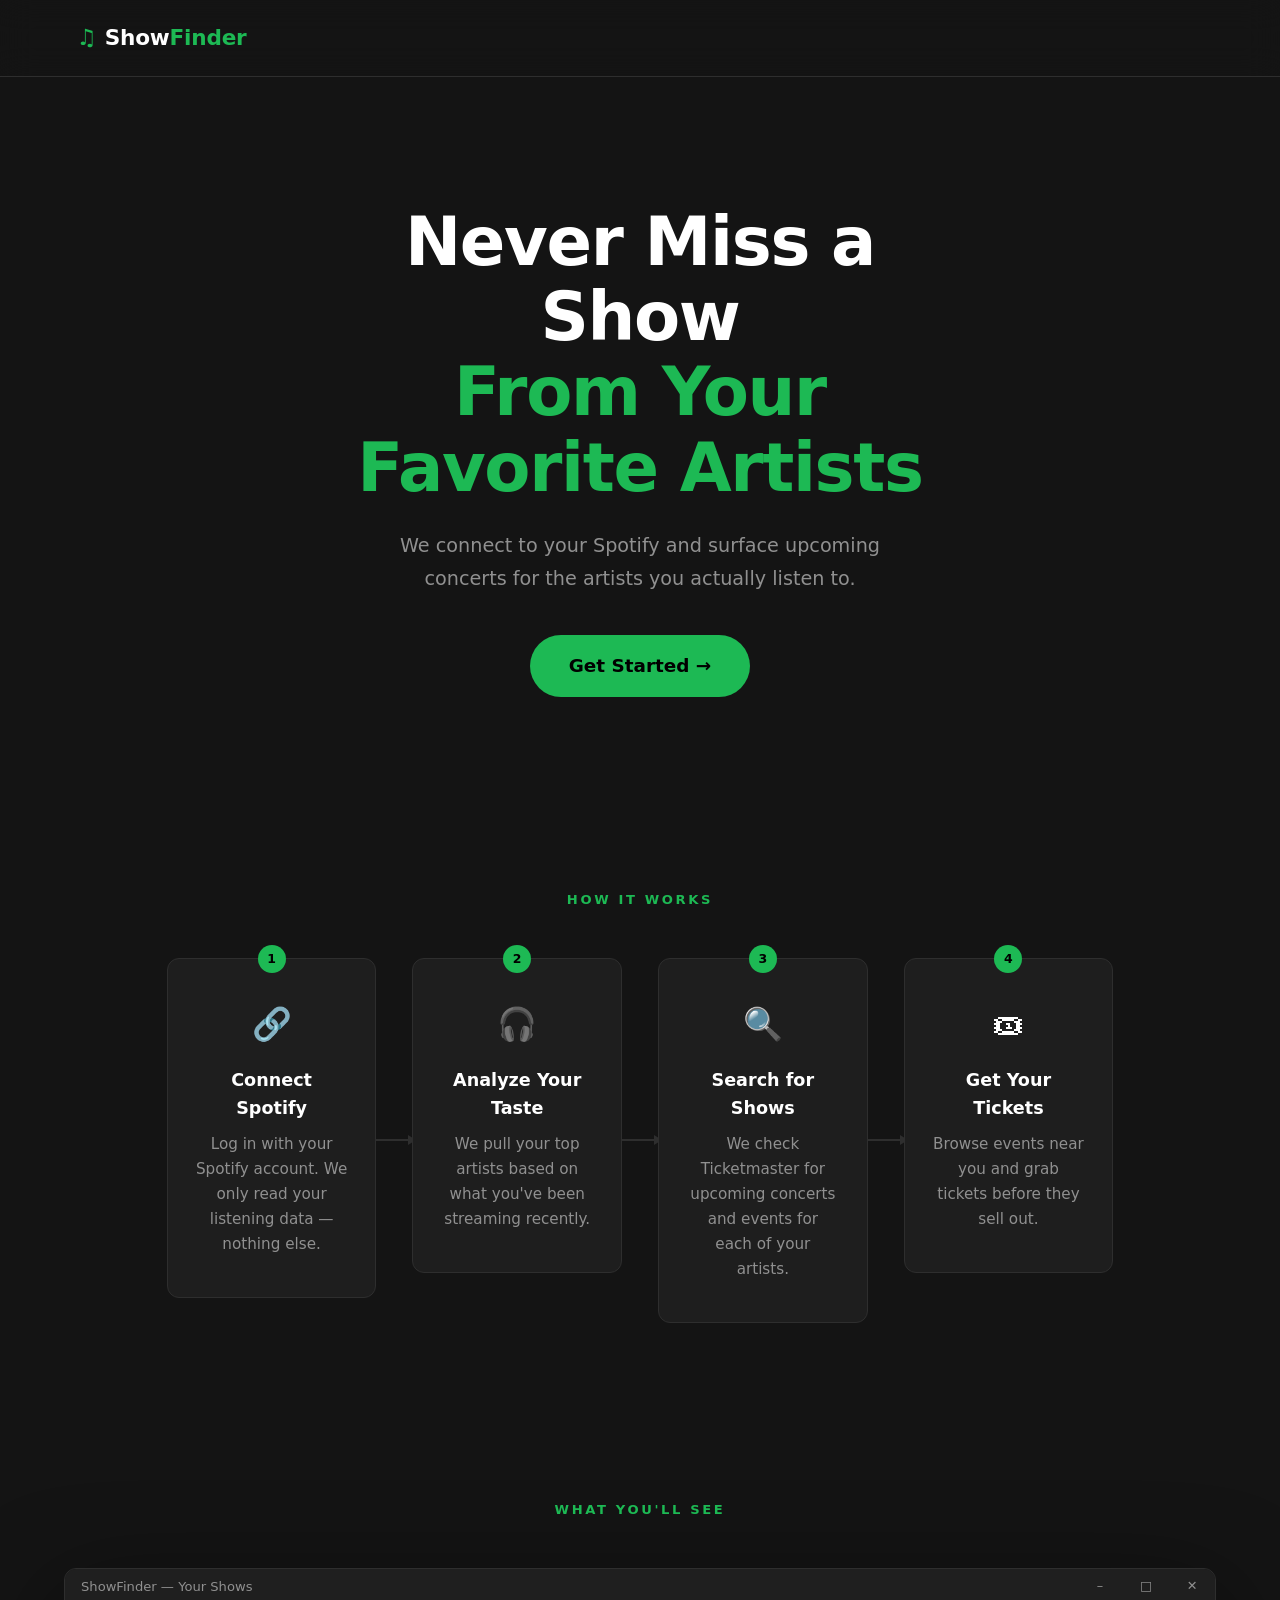
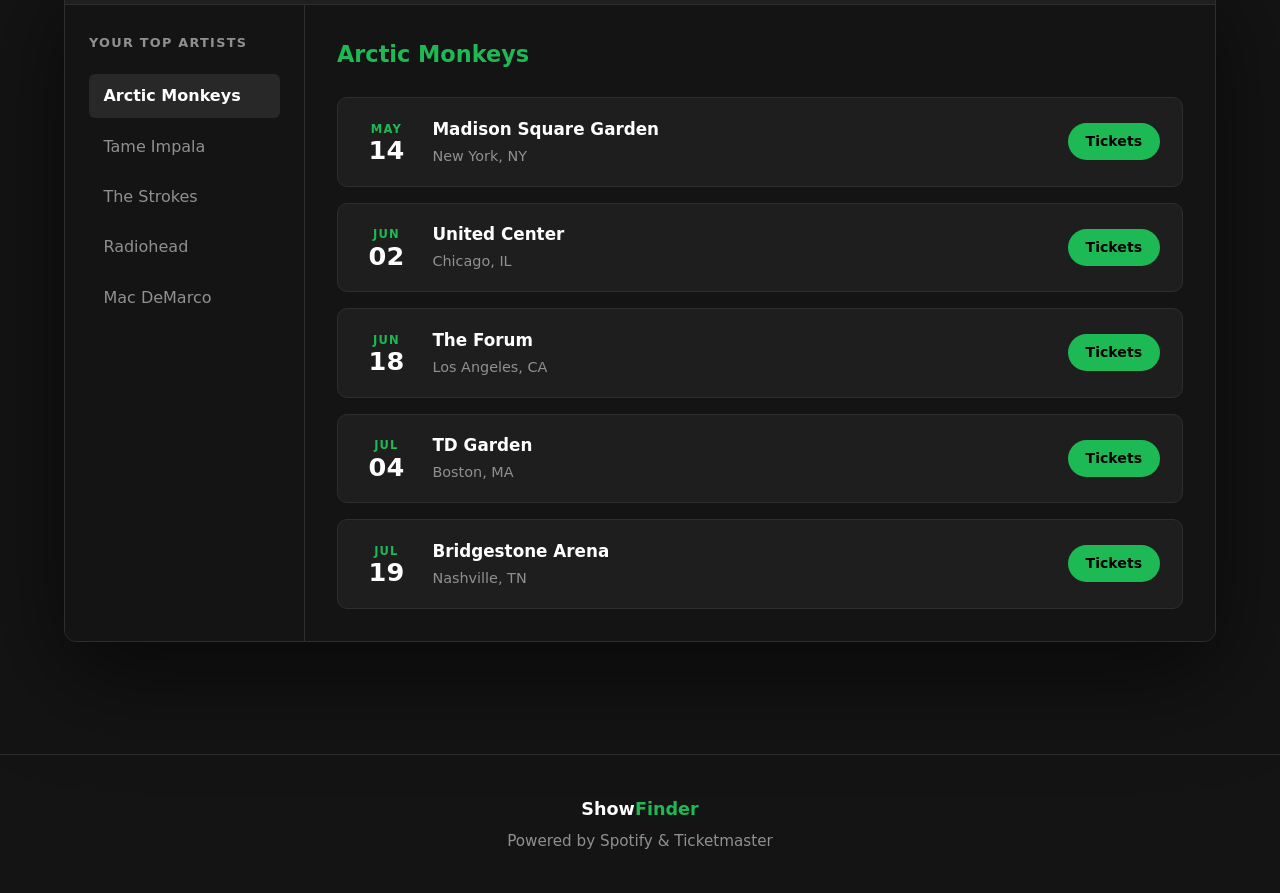
<file: templates/index.html>
<!DOCTYPE html>
<html lang="en">
<head>
    <meta charset="UTF-8">
    <meta name="viewport" content="width=device-width, initial-scale=1.0">
    <title>Show Finder</title>
    <link rel="stylesheet" href="/static/style.css">
</head>
<body>

    <!-- HEADER -->
    <header class="header">
        <div class="logo">
            <span class="logo-icon">&#9835;</span>
            <span class="logo-text">Show<span class="accent">Finder</span></span>
        </div>
    </header>

    <!-- HERO -->
    <section class="hero">
        <h1 class="hero-title">Never Miss a Show<br><span class="accent">From Your Favorite Artists</span></h1>
        <p class="hero-sub">We connect to your Spotify and surface upcoming concerts for the artists you actually listen to.</p>
        <a href="/login" class="btn-primary btn-large">Get Started &rarr;</a>
    </section>

    <!-- STEPS -->
    <section class="steps-section">
        <h2 class="section-label">How It Works</h2>
        <div class="steps">

            <div class="step">
                <div class="step-number">1</div>
                <div class="step-icon">&#128279;</div>
                <h3>Connect Spotify</h3>
                <p>Log in with your Spotify account. We only read your listening data — nothing else.</p>
            </div>

            <div class="step-divider"></div>

            <div class="step">
                <div class="step-number">2</div>
                <div class="step-icon">&#127911;</div>
                <h3>Analyze Your Taste</h3>
                <p>We pull your top artists based on what you've been streaming recently.</p>
            </div>

            <div class="step-divider"></div>

            <div class="step">
                <div class="step-number">3</div>
                <div class="step-icon">&#128269;</div>
                <h3>Search for Shows</h3>
                <p>We check Ticketmaster for upcoming concerts and events for each of your artists.</p>
            </div>

            <div class="step-divider"></div>

            <div class="step">
                <div class="step-number">4</div>
                <div class="step-icon">&#127903;</div>
                <h3>Get Your Tickets</h3>
                <p>Browse events near you and grab tickets before they sell out.</p>
            </div>

        </div>
    </section>

    <!-- PREVIEW VISUAL -->
    <section class="preview-section">
        <h2 class="section-label">What You'll See</h2>
        <div class="preview-window">
            <div class="preview-bar">
                <span class="preview-title">ShowFinder &mdash; Your Shows</span>
                <div class="win-controls">
                    <span class="win-btn win-min">&#8211;</span>
                    <span class="win-btn win-max">&#9633;</span>
                    <span class="win-btn win-close">&#10005;</span>
                </div>
            </div>
            <div class="preview-body">
                <div class="preview-sidebar">
                    <p class="preview-sidebar-title">Your Top Artists</p>
                    <ul class="artist-list">
                        <li class="artist-item active">Arctic Monkeys</li>
                        <li class="artist-item">Tame Impala</li>
                        <li class="artist-item">The Strokes</li>
                        <li class="artist-item">Radiohead</li>
                        <li class="artist-item">Mac DeMarco</li>
                    </ul>
                </div>
                <div class="preview-main">
                    <p class="preview-artist-name">Arctic Monkeys</p>
                    <div class="concert-cards">
                        <div class="concert-card">
                            <div class="concert-date">
                                <span class="date-month">MAY</span>
                                <span class="date-day">14</span>
                            </div>
                            <div class="concert-info">
                                <p class="concert-venue">Madison Square Garden</p>
                                <p class="concert-location">New York, NY</p>
                            </div>
                            <a class="concert-btn">Tickets</a>
                        </div>
                        <div class="concert-card">
                            <div class="concert-date">
                                <span class="date-month">JUN</span>
                                <span class="date-day">02</span>
                            </div>
                            <div class="concert-info">
                                <p class="concert-venue">United Center</p>
                                <p class="concert-location">Chicago, IL</p>
                            </div>
                            <a class="concert-btn">Tickets</a>
                        </div>
                        <div class="concert-card">
                            <div class="concert-date">
                                <span class="date-month">JUN</span>
                                <span class="date-day">18</span>
                            </div>
                            <div class="concert-info">
                                <p class="concert-venue">The Forum</p>
                                <p class="concert-location">Los Angeles, CA</p>
                            </div>
                            <a class="concert-btn">Tickets</a>
                        </div>
                        <div class="concert-card">
                            <div class="concert-date">
                                <span class="date-month">JUL</span>
                                <span class="date-day">04</span>
                            </div>
                            <div class="concert-info">
                                <p class="concert-venue">TD Garden</p>
                                <p class="concert-location">Boston, MA</p>
                            </div>
                            <a class="concert-btn">Tickets</a>
                        </div>
                        <div class="concert-card">
                            <div class="concert-date">
                                <span class="date-month">JUL</span>
                                <span class="date-day">19</span>
                            </div>
                            <div class="concert-info">
                                <p class="concert-venue">Bridgestone Arena</p>
                                <p class="concert-location">Nashville, TN</p>
                            </div>
                            <a class="concert-btn">Tickets</a>
                        </div>
                    </div>
                </div>
            </div>
        </div>
    </section>

    <!-- FOOTER -->
    <footer class="footer">
        <span class="logo-text">Show<span class="accent">Finder</span></span>
        <p>Powered by Spotify &amp; Ticketmaster</p>
    </footer>

    <script src="/static/main.js"></script>
</body>
</html>
</file>
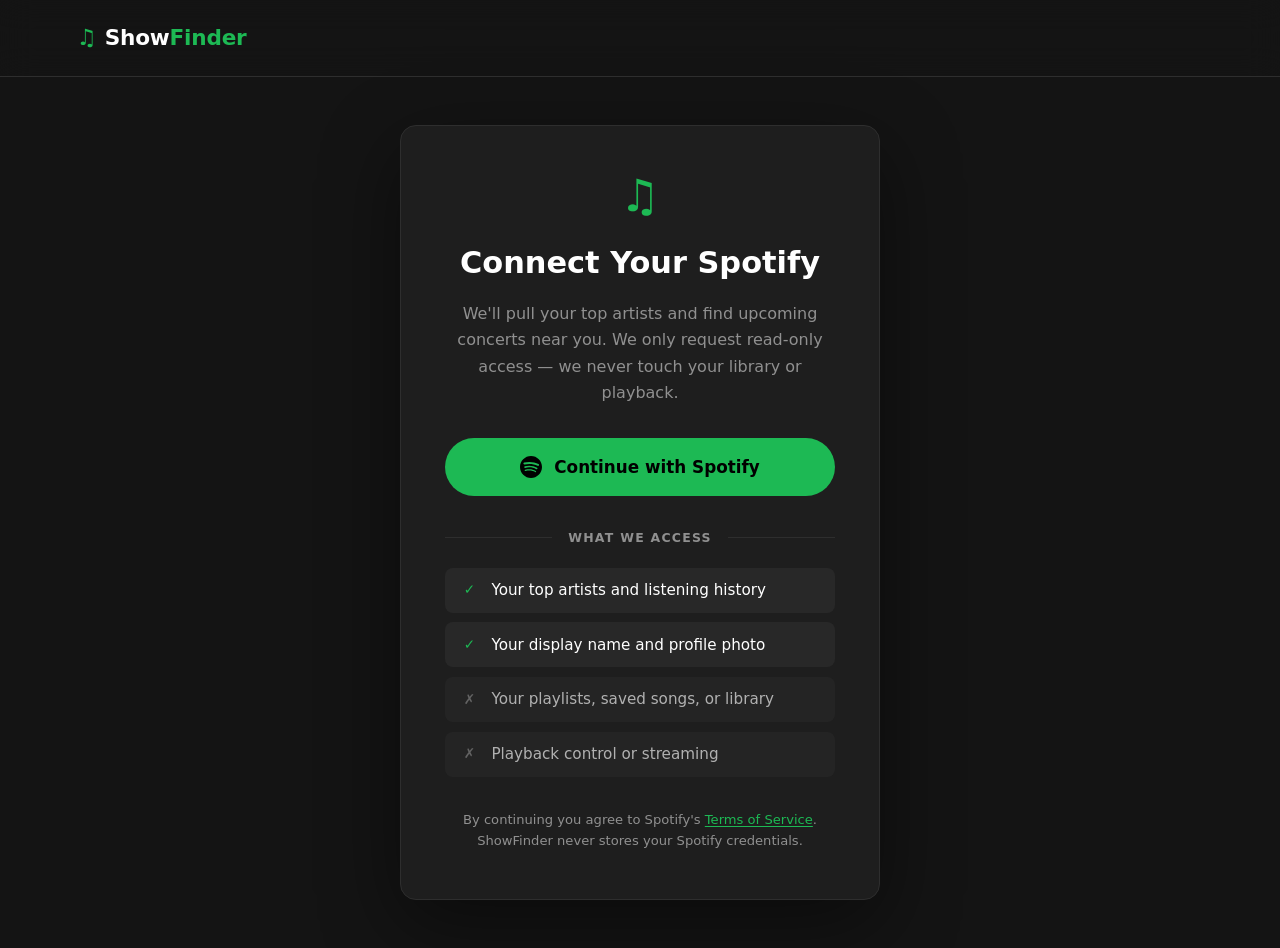
<file: templates/login.html>
<!DOCTYPE html>
<html lang="en">
<head>
    <meta charset="UTF-8">
    <meta name="viewport" content="width=device-width, initial-scale=1.0">
    <title>Login &mdash; ShowFinder</title>
    <link rel="stylesheet" href="/static/style.css">
    <link rel="stylesheet" href="/static/login.css">
</head>
<body class="login-page">

    <!-- HEADER -->
    <header class="header">
        <a href="/" class="logo">
            <span class="logo-icon">&#9835;</span>
            <span class="logo-text">Show<span class="accent">Finder</span></span>
        </a>
    </header>

    <!-- LOGIN CARD -->
    <main class="login-main">
        <div class="login-card">

            <div class="login-icon">&#9835;</div>
            <h1 class="login-title">Connect Your Spotify</h1>
            <p class="login-sub">
                We'll pull your top artists and find upcoming concerts near you.
                We only request read-only access — we never touch your library or playback.
            </p>

            <a href="/auth/spotify" class="btn-spotify">
                <svg class="spotify-logo" viewBox="0 0 24 24" xmlns="http://www.w3.org/2000/svg">
                    <path d="M12 0C5.4 0 0 5.4 0 12s5.4 12 12 12 12-5.4 12-12S18.66 0 12 0zm5.521 17.34c-.24.359-.66.48-1.021.24-2.82-1.74-6.36-2.101-10.561-1.141-.418.122-.779-.179-.899-.539-.12-.421.18-.78.54-.9 4.56-1.021 8.52-.6 11.64 1.32.42.18.479.659.301 1.02zm1.44-3.3c-.301.42-.841.6-1.262.3-3.239-1.98-8.159-2.58-11.939-1.38-.479.12-1.02-.12-1.14-.6-.12-.48.12-1.021.6-1.141C9.6 9.9 15 10.561 18.72 12.84c.361.181.54.78.241 1.2zm.12-3.36C15.24 8.4 8.82 8.16 5.16 9.301c-.6.179-1.2-.181-1.38-.721-.18-.601.18-1.2.72-1.381 4.26-1.26 11.28-1.02 15.721 1.621.539.3.719 1.02.419 1.56-.299.421-1.02.599-1.559.3z"/>
                </svg>
                Continue with Spotify
            </a>

            <div class="login-divider">
                <span>What we access</span>
            </div>

            <ul class="permission-list">
                <li class="permission-item permission-allow">
                    <span class="perm-icon">&#10003;</span>
                    <span>Your top artists and listening history</span>
                </li>
                <li class="permission-item permission-allow">
                    <span class="perm-icon">&#10003;</span>
                    <span>Your display name and profile photo</span>
                </li>
                <li class="permission-item permission-deny">
                    <span class="perm-icon">&#10007;</span>
                    <span>Your playlists, saved songs, or library</span>
                </li>
                <li class="permission-item permission-deny">
                    <span class="perm-icon">&#10007;</span>
                    <span>Playback control or streaming</span>
                </li>
            </ul>

            <p class="login-fine-print">
                By continuing you agree to Spotify's
                <a href="https://www.spotify.com/legal/end-user-agreement/" target="_blank" rel="noopener">Terms of Service</a>.
                ShowFinder never stores your Spotify credentials.
            </p>

        </div>
    </main>

    <script src="/static/main.js"></script>
</body>
</html>
</file>
<file: static/style.css>
/* =====================
   Variables & Reset
   ===================== */
:root {
    --bg:        #141414;
    --surface:   #1e1e1e;
    --surface-2: #282828;
    --green:     #1DB954;
    --green-dim: #17933f;
    --text:      #ffffff;
    --muted:     #909090;
    --border:    #2e2e2e;
    --radius:    12px;
}

*, *::before, *::after {
    box-sizing: border-box;
    margin: 0;
    padding: 0;
}

html { scroll-behavior: smooth; }

body {
    background-color: var(--bg);
    color: var(--text);
    font-family: 'Segoe UI', system-ui, -apple-system, sans-serif;
    line-height: 1.6;
}

a {
    text-decoration: none;
    color: inherit;
}

/* =====================
   Shared
   ===================== */
.accent { color: var(--green); }

.btn-primary {
    display: inline-block;
    background: var(--green);
    color: #000;
    font-weight: 700;
    font-size: 1rem;
    padding: 0.7rem 1.6rem;
    border-radius: 50px;
    transition: background 0.2s, transform 0.1s;
}
.btn-primary:hover {
    background: #1ed760;
    transform: translateY(-1px);
}
.btn-large {
    font-size: 1.15rem;
    padding: 1rem 2.4rem;
}

.section-label {
    text-align: center;
    font-size: 0.82rem;
    font-weight: 700;
    letter-spacing: 0.2em;
    text-transform: uppercase;
    color: var(--green);
    margin-bottom: 3rem;
}

/* =====================
   Header
   ===================== */
.header {
    display: flex;
    align-items: center;
    justify-content: space-between;
    padding: 1.25rem 6%;
    border-bottom: 1px solid var(--border);
    position: sticky;
    top: 0;
    background: rgba(20, 20, 20, 0.9);
    backdrop-filter: blur(16px);
    z-index: 100;
}

.logo {
    display: flex;
    align-items: center;
    gap: 0.5rem;
    font-size: 1.35rem;
    font-weight: 800;
    letter-spacing: -0.01em;
}

.logo-icon {
    font-size: 1.4rem;
    color: var(--green);
}

/* =====================
   Hero
   ===================== */
.hero {
    position: relative;
    text-align: center;
    padding: 8rem 6% 6rem;
    max-width: 820px;
    margin: 0 auto;
    overflow: hidden;
}

.hero-glow {
    position: absolute;
    top: 20%;
    left: 50%;
    transform: translateX(-50%);
    width: 600px;
    height: 400px;
    background: radial-gradient(ellipse, rgba(29, 185, 84, 0.12) 0%, transparent 70%);
    pointer-events: none;
    z-index: 0;
}

.hero > * { position: relative; z-index: 1; }

.hero-badge {
    display: inline-flex;
    align-items: center;
    gap: 0.5rem;
    font-size: 0.82rem;
    font-weight: 600;
    color: var(--muted);
    border: 1px solid var(--border);
    background: var(--surface);
    padding: 0.35rem 1rem;
    border-radius: 50px;
    margin-bottom: 2rem;
    letter-spacing: 0.02em;
}

.hero-badge-dot {
    display: inline-block;
    width: 7px;
    height: 7px;
    border-radius: 50%;
    background: var(--green);
    box-shadow: 0 0 6px var(--green);
}

.hero-title {
    font-size: clamp(2.8rem, 6vw, 4.2rem);
    font-weight: 900;
    line-height: 1.12;
    letter-spacing: -0.02em;
    margin-bottom: 1.5rem;
}

.hero-sub {
    font-size: 1.2rem;
    color: var(--muted);
    max-width: 540px;
    margin: 0 auto 2.5rem;
    line-height: 1.7;
}

.hero-cta {
    display: flex;
    flex-direction: column;
    align-items: center;
    gap: 1rem;
}

.hero-note {
    font-size: 0.85rem;
    color: var(--muted);
    opacity: 0.7;
}

/* =====================
   Preview Section
   ===================== */
.preview-section {
    padding: 2rem 6% 7rem;
    max-width: 1200px;
    margin: 0 auto;
}

.preview-window {
    border-radius: 14px;
    overflow: hidden;
    border: 1px solid var(--border);
    box-shadow: 0 40px 120px rgba(0, 0, 0, 0.7), 0 0 0 1px rgba(255,255,255,0.04);
}

/* macOS browser chrome */
.preview-chrome {
    background: #1a1a1a;
    border-bottom: 1px solid var(--border);
    display: flex;
    align-items: center;
    gap: 1rem;
    padding: 0.7rem 1.25rem;
}

.chrome-dots {
    display: flex;
    gap: 0.45rem;
    flex-shrink: 0;
}

.dot {
    width: 12px;
    height: 12px;
    border-radius: 50%;
}

.dot-red       { background: #ff5f57; }
.dot-yellow    { background: #febc2e; }
.dot-green-mac { background: #28c840; }

.chrome-address {
    flex: 1;
    background: var(--surface-2);
    border-radius: 6px;
    padding: 0.28rem 1rem;
    font-size: 0.78rem;
    color: var(--muted);
    text-align: center;
    max-width: 360px;
    margin: 0 auto;
    border: 1px solid var(--border);
}

/* App UI inside the preview */
.preview-body {
    display: flex;
    background: var(--bg);
    min-height: 520px;
}

/* Sidebar */
.p-sidebar {
    width: 230px;
    flex-shrink: 0;
    border-right: 1px solid var(--border);
    padding: 1.5rem 1rem;
}

.p-sidebar-heading {
    font-size: 0.72rem;
    font-weight: 700;
    text-transform: uppercase;
    letter-spacing: 0.12em;
    color: var(--muted);
    padding: 0 0.4rem;
    margin-bottom: 0.2rem;
}

.p-sidebar-sub {
    font-size: 0.75rem;
    color: var(--muted);
    padding: 0 0.4rem;
    margin-bottom: 1rem;
    opacity: 0.55;
}

.p-artist-list {
    list-style: none;
    display: flex;
    flex-direction: column;
    gap: 0.15rem;
}

.p-artist {
    display: flex;
    align-items: center;
    gap: 0.6rem;
    padding: 0.5rem 0.6rem;
    border-radius: 8px;
}

.p-artist.active { background: var(--surface-2); }

.p-rank {
    font-size: 0.66rem;
    font-weight: 800;
    color: var(--muted);
    width: 20px;
    text-align: center;
    opacity: 0.5;
    flex-shrink: 0;
}

.p-artist.active .p-rank {
    color: var(--green);
    opacity: 1;
}

.p-avatar {
    width: 32px;
    height: 32px;
    border-radius: 50%;
    background: hsl(var(--hue, 140) 40% 20%);
    border: 1.5px solid hsl(var(--hue, 140) 40% 32%);
    display: flex;
    align-items: center;
    justify-content: center;
    font-size: 0.6rem;
    font-weight: 800;
    color: hsl(var(--hue, 140) 60% 70%);
    flex-shrink: 0;
}

.p-name {
    flex: 1;
    font-size: 0.88rem;
    color: var(--muted);
    white-space: nowrap;
    overflow: hidden;
    text-overflow: ellipsis;
}

.p-artist.active .p-name {
    color: var(--text);
    font-weight: 600;
}

.p-badge {
    font-size: 0.66rem;
    font-weight: 700;
    background: rgba(29, 185, 84, 0.15);
    color: var(--green);
    padding: 0.12rem 0.45rem;
    border-radius: 50px;
    flex-shrink: 0;
}

.p-badge--dim {
    background: var(--surface-2);
    color: var(--muted);
}

/* Main panel */
.p-main {
    flex: 1;
    padding: 1.75rem 2rem;
    min-width: 0;
}

.p-artist-hero {
    display: flex;
    align-items: center;
    gap: 1.25rem;
    margin-bottom: 1.5rem;
}

.p-hero-avatar {
    width: 72px;
    height: 72px;
    border-radius: 50%;
    background: hsl(var(--hue, 140) 40% 18%);
    border: 2.5px solid var(--green);
    box-shadow: 0 0 20px rgba(29, 185, 84, 0.2);
    display: flex;
    align-items: center;
    justify-content: center;
    font-size: 1.1rem;
    font-weight: 900;
    color: hsl(var(--hue, 140) 60% 70%);
    flex-shrink: 0;
}

.p-upcoming-label {
    font-size: 0.7rem;
    font-weight: 700;
    text-transform: uppercase;
    letter-spacing: 0.12em;
    color: var(--muted);
    margin-bottom: 0.2rem;
}

.p-hero-name {
    font-size: 1.9rem;
    font-weight: 900;
    line-height: 1.1;
    margin-bottom: 0.2rem;
}

.p-hero-count {
    font-size: 0.95rem;
    color: var(--muted);
}

.p-sort-row {
    display: flex;
    align-items: center;
    gap: 0.6rem;
    margin-bottom: 1rem;
}

.p-sort-label {
    font-size: 0.7rem;
    font-weight: 700;
    text-transform: uppercase;
    letter-spacing: 0.1em;
    color: var(--muted);
}

.p-pill {
    font-size: 0.78rem;
    font-weight: 600;
    font-family: inherit;
    padding: 0.3rem 0.85rem;
    border-radius: 50px;
    border: 1px solid var(--border);
    background: transparent;
    color: var(--muted);
    cursor: default;
}

.p-pill--active {
    background: rgba(29, 185, 84, 0.12);
    color: var(--green);
    border-color: rgba(29, 185, 84, 0.35);
}

.p-concert-list {
    display: flex;
    flex-direction: column;
    gap: 0.65rem;
}

.p-concert-card {
    display: flex;
    align-items: center;
    gap: 1.25rem;
    background: var(--surface);
    border: 1px solid var(--border);
    border-radius: 10px;
    padding: 1rem 1.25rem;
}

.p-date-block {
    display: flex;
    flex-direction: column;
    align-items: center;
    min-width: 40px;
    padding-right: 1.1rem;
    border-right: 1px solid var(--border);
}

.p-month {
    font-size: 0.62rem;
    font-weight: 700;
    letter-spacing: 0.08em;
    color: var(--green);
    text-transform: uppercase;
}

.p-day {
    font-size: 1.5rem;
    font-weight: 900;
    line-height: 1;
}

.p-concert-info { flex: 1; }

.p-venue {
    font-size: 0.92rem;
    font-weight: 700;
    margin-bottom: 0.15rem;
}

.p-location {
    font-size: 0.8rem;
    color: var(--muted);
}

.p-ticket-btn {
    font-size: 0.78rem;
    font-weight: 700;
    background: var(--green);
    color: #000;
    padding: 0.4rem 1rem;
    border-radius: 50px;
    white-space: nowrap;
    flex-shrink: 0;
}

/* =====================
   Preview (index page)
   ===================== */
.preview-section {
    padding: 5rem 5% 7rem;
    max-width: 1300px;
    margin: 0 auto;
}

.preview-window {
    border-radius: var(--radius);
    overflow: hidden;
    border: 1px solid var(--border);
    box-shadow: 0 32px 100px rgba(0, 0, 0, 0.6);
}

.preview-bar {
    background: #1f1f1f;
    height: 36px;
    display: flex;
    align-items: center;
    justify-content: space-between;
    border-bottom: 1px solid var(--border);
    padding-left: 1rem;
    padding-right: 0;
}

.preview-title {
    font-size: 0.82rem;
    color: var(--muted);
}

.win-controls {
    display: flex;
    height: 100%;
}

.win-btn {
    width: 46px;
    height: 100%;
    display: flex;
    align-items: center;
    justify-content: center;
    font-size: 0.8rem;
    color: var(--muted);
    cursor: default;
    transition: background 0.15s, color 0.15s;
    user-select: none;
}

.win-btn:hover { background: rgba(255,255,255,0.1); color: var(--text); }
.win-close:hover { background: #c42b1c; color: #fff; }

.preview-body {
    display: flex;
    background: var(--bg);
    min-height: 520px;
}

.preview-sidebar {
    width: 240px;
    flex-shrink: 0;
    border-right: 1px solid var(--border);
    padding: 1.75rem 1.5rem;
}

.preview-sidebar-title {
    font-size: 0.8rem;
    font-weight: 700;
    text-transform: uppercase;
    letter-spacing: 0.1em;
    color: var(--muted);
    margin-bottom: 1.25rem;
}

.artist-list {
    list-style: none;
    display: flex;
    flex-direction: column;
    gap: 0.35rem;
}

.artist-item {
    font-size: 1rem;
    padding: 0.6rem 0.9rem;
    border-radius: 6px;
    color: var(--muted);
    cursor: default;
    transition: background 0.15s;
}

.artist-item.active {
    background: var(--surface-2);
    color: var(--text);
    font-weight: 600;
}

.artist-item:hover:not(.active) { background: var(--surface); }

.preview-main {
    flex: 1;
    padding: 2rem;
}

.preview-artist-name {
    font-size: 1.4rem;
    font-weight: 800;
    margin-bottom: 1.5rem;
    color: var(--green);
}

.concert-cards {
    display: flex;
    flex-direction: column;
    gap: 1rem;
}

.concert-card {
    display: flex;
    align-items: center;
    gap: 1.25rem;
    background: var(--surface);
    border-radius: 10px;
    padding: 1.1rem 1.4rem;
    border: 1px solid var(--border);
}

.concert-date {
    display: flex;
    flex-direction: column;
    align-items: center;
    min-width: 52px;
}

.date-month {
    font-size: 0.72rem;
    font-weight: 700;
    letter-spacing: 0.1em;
    color: var(--green);
    text-transform: uppercase;
}

.date-day {
    font-size: 1.6rem;
    font-weight: 900;
    line-height: 1;
}

.concert-info { flex: 1; }

.concert-venue {
    font-size: 1.05rem;
    font-weight: 600;
}

.concert-location {
    font-size: 0.9rem;
    color: var(--muted);
    margin-top: 0.15rem;
}

.concert-btn {
    font-size: 0.88rem;
    font-weight: 700;
    background: var(--green);
    color: #000;
    padding: 0.45rem 1.1rem;
    border-radius: 50px;
    white-space: nowrap;
    cursor: pointer;
}

/* =====================
   How It Works
   ===================== */
.steps-section {
    padding: 6rem 6%;
    max-width: 1100px;
    margin: 0 auto;
}

.steps {
    display: flex;
    align-items: flex-start;
    gap: 0;
}

.step {
    flex: 1;
    text-align: center;
    padding: 2.5rem 1.75rem;
    background: var(--surface);
    border-radius: var(--radius);
    border: 1px solid var(--border);
    position: relative;
    transition: transform 0.2s, border-color 0.2s;
}

.step:hover {
    transform: translateY(-4px);
    border-color: rgba(29, 185, 84, 0.3);
}

.step-number {
    position: absolute;
    top: -14px;
    left: 50%;
    transform: translateX(-50%);
    background: var(--green);
    color: #000;
    font-weight: 900;
    font-size: 0.78rem;
    width: 28px;
    height: 28px;
    border-radius: 50%;
    display: flex;
    align-items: center;
    justify-content: center;
}

.step-icon {
    font-size: 2rem;
    margin-bottom: 1rem;
    display: block;
}

.step h3 {
    font-size: 1.1rem;
    font-weight: 700;
    margin-bottom: 0.6rem;
}

.step p {
    font-size: 0.95rem;
    color: var(--muted);
    line-height: 1.65;
}

.step-divider {
    width: 36px;
    height: 2px;
    background: var(--border);
    align-self: center;
    flex-shrink: 0;
    position: relative;
}

.step-divider::after {
    content: '';
    position: absolute;
    right: -4px;
    top: -4px;
    width: 0;
    height: 0;
    border-top: 5px solid transparent;
    border-bottom: 5px solid transparent;
    border-left: 8px solid var(--border);
}

/* =====================
   Bottom CTA
   ===================== */
.bottom-cta {
    text-align: center;
    padding: 5rem 6%;
    border-top: 1px solid var(--border);
}

.bottom-cta-title {
    font-size: clamp(1.8rem, 4vw, 2.6rem);
    font-weight: 900;
    letter-spacing: -0.02em;
    margin-bottom: 2rem;
}

/* =====================
   Footer
   ===================== */
.footer {
    text-align: center;
    padding: 2.5rem 6%;
    border-top: 1px solid var(--border);
    font-size: 0.95rem;
    color: var(--muted);
    display: flex;
    flex-direction: column;
    gap: 0.4rem;
    align-items: center;
}

.footer .logo-text {
    font-size: 1.1rem;
    font-weight: 800;
    color: var(--text);
}

/* =====================
   Responsive
   ===================== */
@media (max-width: 900px) {
    .preview-body { min-height: unset; }
}

@media (max-width: 768px) {
    .hero { padding: 5rem 6% 4rem; }

    .steps {
        flex-direction: column;
        gap: 2rem;
    }

    .step-divider {
        width: 2px;
        height: 28px;
        align-self: center;
        transform: rotate(90deg);
    }

    .p-sidebar { display: none; }
}

@media (max-width: 480px) {
    .hero-title { font-size: 2.2rem; }
    .p-concert-card { flex-wrap: wrap; gap: 0.75rem; }
}
</file>
<file: static/login.css>
/* =====================
   Login Page
   ===================== */
.login-page {
    min-height: 100vh;
    display: flex;
    flex-direction: column;
}

.login-main {
    flex: 1;
    display: flex;
    align-items: center;
    justify-content: center;
    padding: 3rem 5%;
}

.login-card {
    background: var(--surface);
    border: 1px solid var(--border);
    border-radius: 16px;
    padding: 3rem 2.75rem;
    width: 100%;
    max-width: 480px;
    text-align: center;
    box-shadow: 0 24px 80px rgba(0, 0, 0, 0.45);
}

/* Big music note icon at top */
.login-icon {
    font-size: 2.8rem;
    color: var(--green);
    margin-bottom: 1.25rem;
    line-height: 1;
}

.login-title {
    font-size: 1.9rem;
    font-weight: 900;
    margin-bottom: 0.85rem;
}

.login-sub {
    font-size: 1rem;
    color: var(--muted);
    line-height: 1.65;
    margin-bottom: 2rem;
}

/* Spotify button */
.btn-spotify {
    display: flex;
    align-items: center;
    justify-content: center;
    gap: 0.75rem;
    width: 100%;
    background: var(--green);
    color: #000;
    font-weight: 700;
    font-size: 1.05rem;
    padding: 0.95rem 1.5rem;
    border-radius: 50px;
    transition: background 0.2s, transform 0.1s;
    margin-bottom: 2rem;
}

.btn-spotify:hover {
    background: #1ed760;
    transform: translateY(-2px);
}

.spotify-logo {
    width: 22px;
    height: 22px;
    fill: #000;
    flex-shrink: 0;
}

/* Divider */
.login-divider {
    display: flex;
    align-items: center;
    gap: 1rem;
    margin-bottom: 1.25rem;
}

.login-divider::before,
.login-divider::after {
    content: '';
    flex: 1;
    height: 1px;
    background: var(--border);
}

.login-divider span {
    font-size: 0.78rem;
    font-weight: 600;
    text-transform: uppercase;
    letter-spacing: 0.1em;
    color: var(--muted);
    white-space: nowrap;
}

/* Permissions list */
.permission-list {
    list-style: none;
    display: flex;
    flex-direction: column;
    gap: 0.6rem;
    margin-bottom: 2rem;
    text-align: left;
}

.permission-item {
    display: flex;
    align-items: center;
    gap: 0.75rem;
    font-size: 0.95rem;
    padding: 0.65rem 0.9rem;
    border-radius: 8px;
    background: var(--surface-2);
}

.perm-icon {
    font-size: 0.85rem;
    font-weight: 900;
    flex-shrink: 0;
    width: 20px;
    text-align: center;
}

.permission-allow .perm-icon {
    color: var(--green);
}

.permission-deny .perm-icon {
    color: #888;
}

.permission-deny {
    opacity: 0.65;
}

/* Fine print */
.login-fine-print {
    font-size: 0.82rem;
    color: var(--muted);
    line-height: 1.6;
}

.login-fine-print a {
    color: var(--green);
    text-decoration: underline;
    text-underline-offset: 2px;
}

.login-fine-print a:hover {
    color: #1ed760;
}

/* Responsive */
@media (max-width: 520px) {
    .login-card {
        padding: 2.25rem 1.5rem;
    }

    .login-title {
        font-size: 1.6rem;
    }
}
</file>
